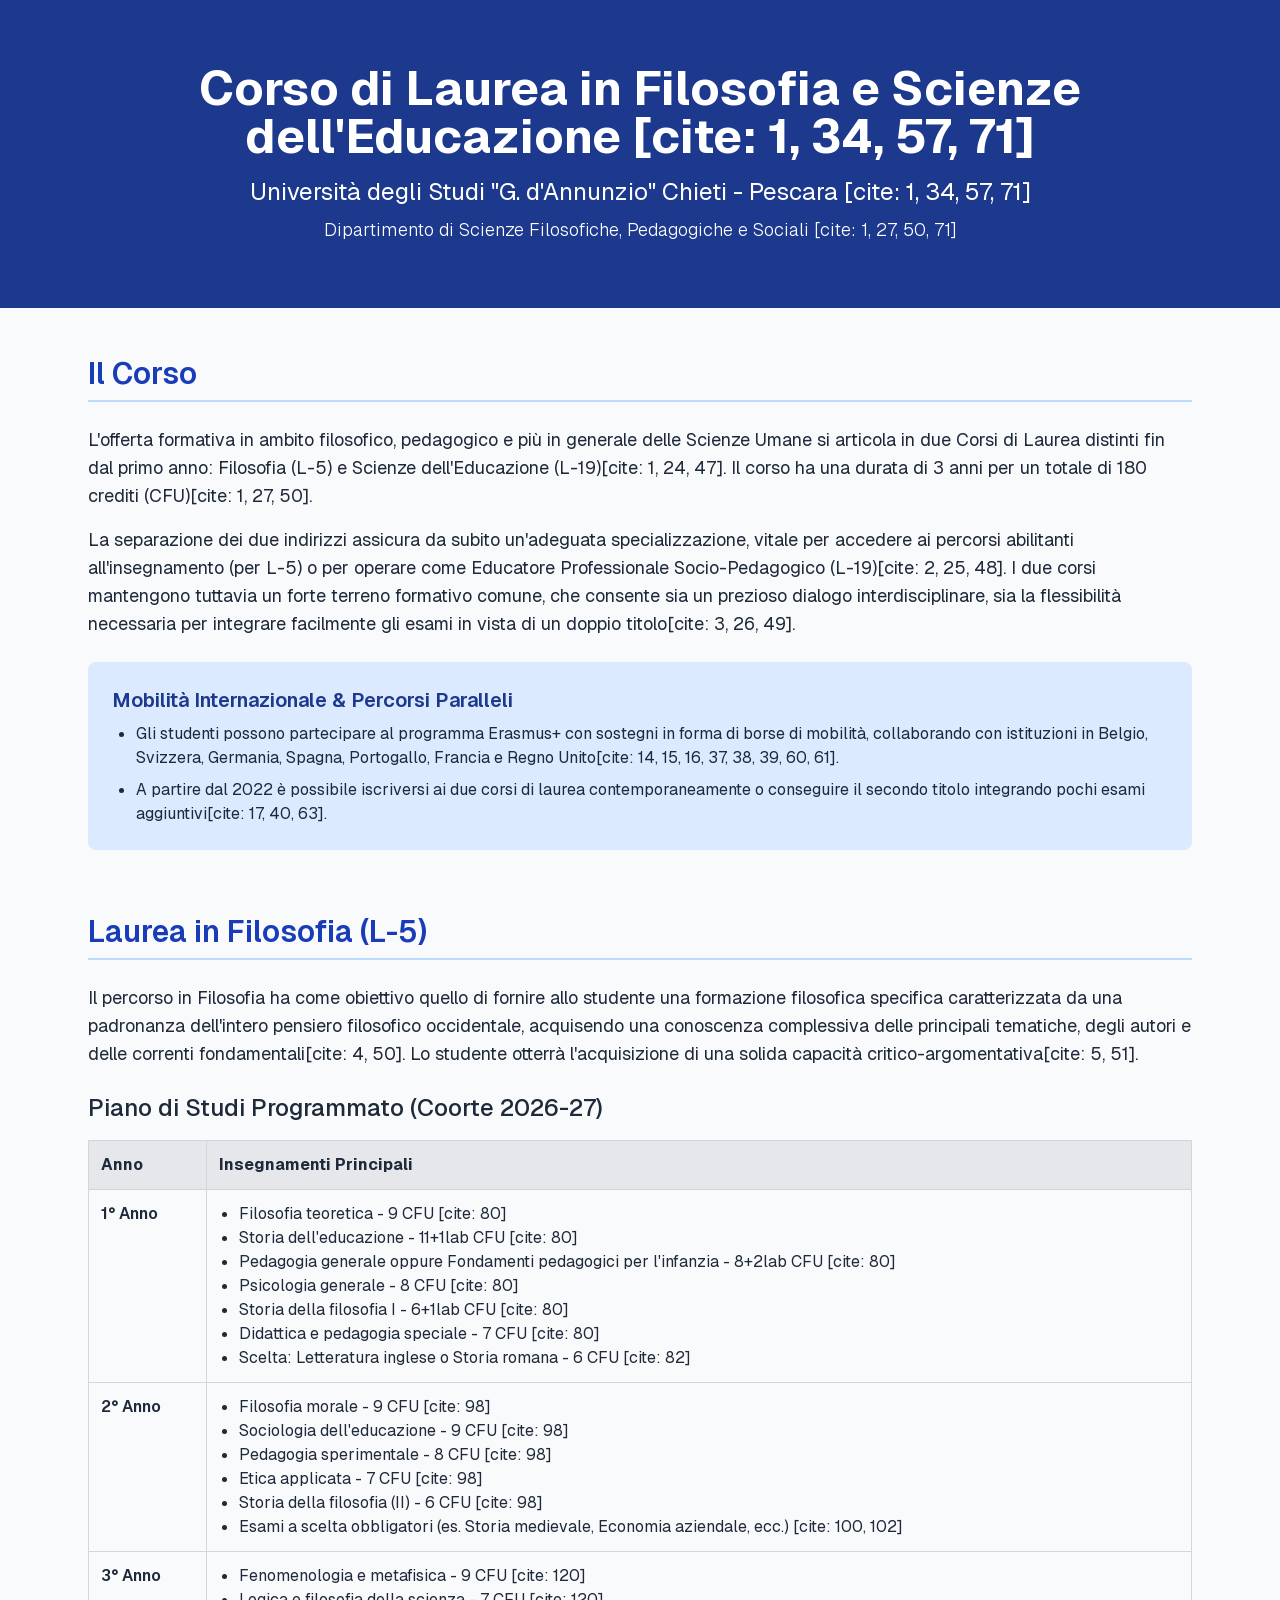
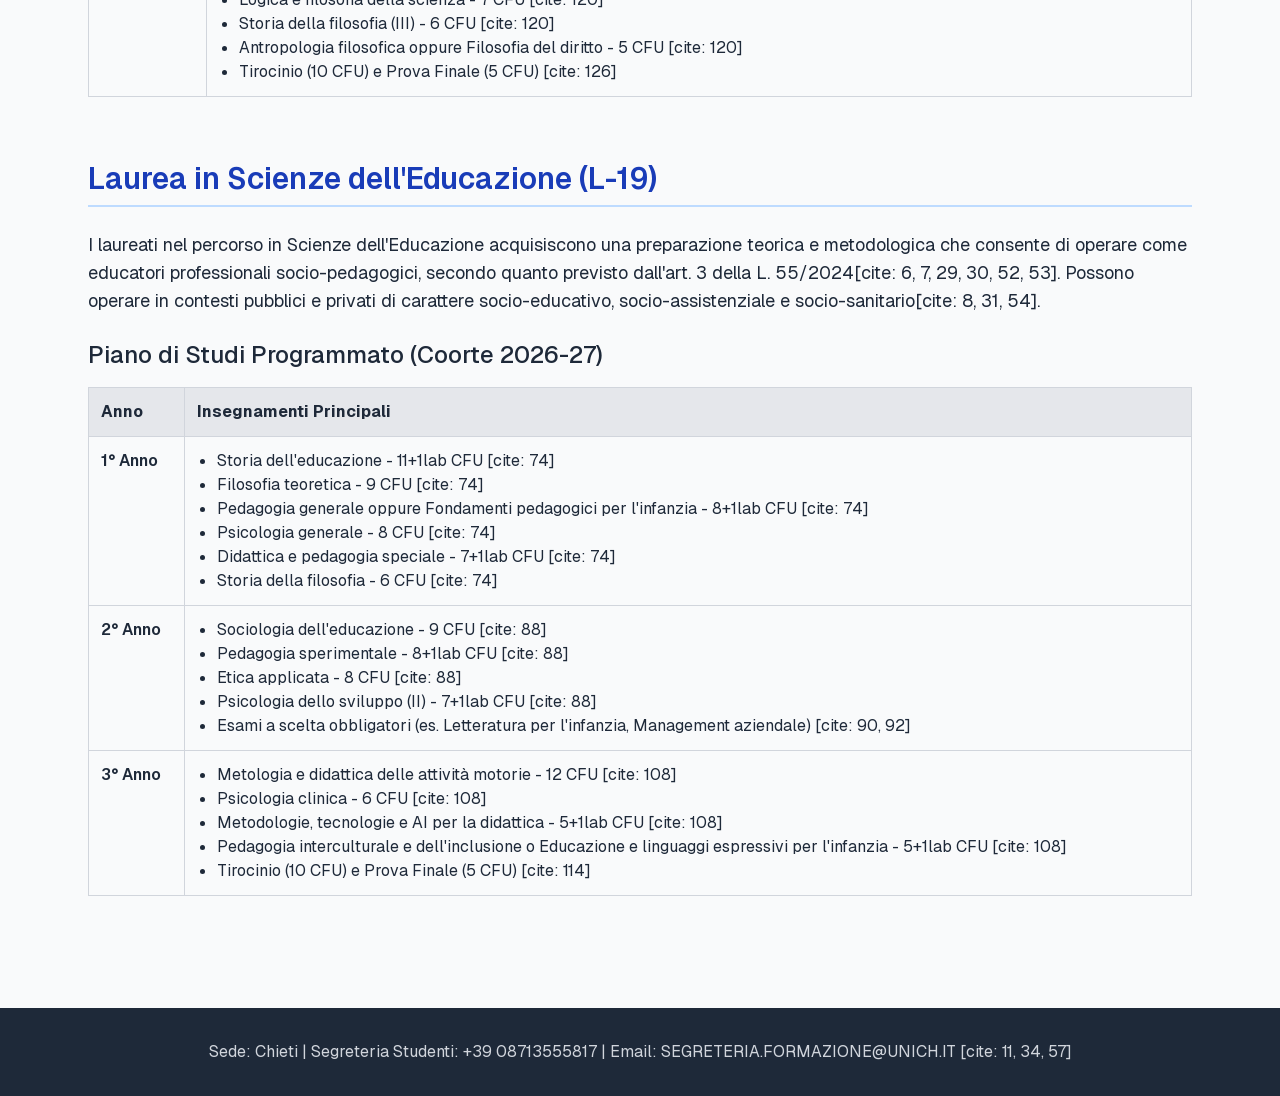
<file: index.html>
<!DOCTYPE html><html lang="en" class="geist_a71539c9-module__T19VSG__variable geist_mono_8d43a2aa-module__8Li5zG__variable h-full antialiased"><head><meta charSet="utf-8"/><meta name="viewport" content="width=device-width, initial-scale=1"/><link rel="preload" href="/_next/static/media/797e433ab948586e-s.p.0.q-h669a_dqa.woff2" as="font" crossorigin="" type="font/woff2"/><link rel="preload" href="/_next/static/media/caa3a2e1cccd8315-s.p.16t1db8_9y2o~.woff2" as="font" crossorigin="" type="font/woff2"/><link rel="stylesheet" href="/_next/static/chunks/02jvewylsx0bu.css" data-precedence="next"/><link rel="preload" as="script" fetchPriority="low" href="/_next/static/chunks/15xrurgzs99gv.js"/><script src="/_next/static/chunks/06~f4cvc3b8e~.js" async=""></script><script src="/_next/static/chunks/0n~dq4kpx9xxx.js" async=""></script><script src="/_next/static/chunks/turbopack-0_jpvw_cy-fw_.js" async=""></script><script src="/_next/static/chunks/0dbhjjzl8qfwv.js" async=""></script><meta name="next-size-adjust" content=""/><title>Create Next App</title><meta name="description" content="Generated by create next app"/><link rel="icon" href="/favicon.ico?favicon.0x3dzn~oxb6tn.ico" sizes="256x256" type="image/x-icon"/><script src="/_next/static/chunks/03~yq9q893hmn.js" noModule=""></script></head><body class="min-h-full flex flex-col"><div hidden=""><!--$--><!--/$--></div><main class="min-h-screen bg-gray-50 text-gray-800 font-sans"><header class="bg-blue-900 text-white py-16 px-8 text-center"><h1 class="text-4xl md:text-5xl font-bold mb-4">Corso di Laurea in Filosofia e Scienze dell&#x27;Educazione [cite: 1, 34, 57, 71]</h1><h2 class="text-xl md:text-2xl mb-2">Università degli Studi &quot;G. d&#x27;Annunzio&quot; Chieti - Pescara [cite: 1, 34, 57, 71]</h2><h3 class="text-lg font-light">Dipartimento di Scienze Filosofiche, Pedagogiche e Sociali [cite: 1, 27, 50, 71]</h3></header><div class="max-w-6xl mx-auto py-12 px-6"><section class="mb-16"><h2 class="text-3xl font-semibold text-blue-800 border-b-2 border-blue-200 pb-2 mb-6">Il Corso</h2><p class="text-lg mb-4">L&#x27;offerta formativa in ambito filosofico, pedagogico e più in generale delle Scienze Umane si articola in due Corsi di Laurea distinti fin dal primo anno: Filosofia (L-5) e Scienze dell&#x27;Educazione (L-19)[cite: 1, 24, 47]. Il corso ha una durata di 3 anni per un totale di 180 crediti (CFU)[cite: 1, 27, 50].</p><p class="text-lg mb-4">La separazione dei due indirizzi assicura da subito un&#x27;adeguata specializzazione, vitale per accedere ai percorsi abilitanti all&#x27;insegnamento (per L-5) o per operare come Educatore Professionale Socio-Pedagogico (L-19)[cite: 2, 25, 48]. I due corsi mantengono tuttavia un forte terreno formativo comune, che consente sia un prezioso dialogo interdisciplinare, sia la flessibilità necessaria per integrare facilmente gli esami in vista di un doppio titolo[cite: 3, 26, 49].</p><div class="bg-blue-100 p-6 rounded-lg mt-6"><h3 class="text-xl font-semibold mb-2 text-blue-900">Mobilità Internazionale &amp; Percorsi Paralleli</h3><ul class="list-disc pl-6 space-y-2"><li>Gli studenti possono partecipare al programma Erasmus+ con sostegni in forma di borse di mobilità, collaborando con istituzioni in Belgio, Svizzera, Germania, Spagna, Portogallo, Francia e Regno Unito[cite: 14, 15, 16, 37, 38, 39, 60, 61].</li><li>A partire dal 2022 è possibile iscriversi ai due corsi di laurea contemporaneamente o conseguire il secondo titolo integrando pochi esami aggiuntivi[cite: 17, 40, 63].</li></ul></div></section><section class="mb-16"><h2 class="text-3xl font-semibold text-blue-800 border-b-2 border-blue-200 pb-2 mb-6">Laurea in Filosofia (L-5)</h2><p class="text-lg mb-6">Il percorso in Filosofia ha come obiettivo quello di fornire allo studente una formazione filosofica specifica caratterizzata da una padronanza dell&#x27;intero pensiero filosofico occidentale, acquisendo una conoscenza complessiva delle principali tematiche, degli autori e delle correnti fondamentali[cite: 4, 50]. Lo studente otterrà l&#x27;acquisizione di una solida capacità critico-argomentativa[cite: 5, 51].</p><h3 class="text-2xl font-medium mb-4">Piano di Studi Programmato (Coorte 2026-27)</h3><div class="overflow-x-auto"><table class="w-full text-left border-collapse border border-gray-300"><thead><tr class="bg-gray-200"><th class="p-3 border border-gray-300">Anno</th><th class="p-3 border border-gray-300">Insegnamenti Principali</th></tr></thead><tbody><tr><td class="p-3 border border-gray-300 font-semibold align-top">1° Anno</td><td class="p-3 border border-gray-300"><ul class="list-disc pl-5"><li>Filosofia teoretica - 9 CFU [cite: 80]</li><li>Storia dell&#x27;educazione - 11+1lab CFU [cite: 80]</li><li>Pedagogia generale oppure Fondamenti pedagogici per l&#x27;infanzia - 8+2lab CFU [cite: 80]</li><li>Psicologia generale - 8 CFU [cite: 80]</li><li>Storia della filosofia I - 6+1lab CFU [cite: 80]</li><li>Didattica e pedagogia speciale - 7 CFU [cite: 80]</li><li>Scelta: Letteratura inglese o Storia romana - 6 CFU [cite: 82]</li></ul></td></tr><tr><td class="p-3 border border-gray-300 font-semibold align-top">2° Anno</td><td class="p-3 border border-gray-300"><ul class="list-disc pl-5"><li>Filosofia morale - 9 CFU [cite: 98]</li><li>Sociologia dell&#x27;educazione - 9 CFU [cite: 98]</li><li>Pedagogia sperimentale - 8 CFU [cite: 98]</li><li>Etica applicata - 7 CFU [cite: 98]</li><li>Storia della filosofia (II) - 6 CFU [cite: 98]</li><li>Esami a scelta obbligatori (es. Storia medievale, Economia aziendale, ecc.) [cite: 100, 102]</li></ul></td></tr><tr><td class="p-3 border border-gray-300 font-semibold align-top">3° Anno</td><td class="p-3 border border-gray-300"><ul class="list-disc pl-5"><li>Fenomenologia e metafisica - 9 CFU [cite: 120]</li><li>Logica e filosofia della scienza - 7 CFU [cite: 120]</li><li>Storia della filosofia (III) - 6 CFU [cite: 120]</li><li>Antropologia filosofica oppure Filosofia del diritto - 5 CFU [cite: 120]</li><li>Tirocinio (10 CFU) e Prova Finale (5 CFU) [cite: 126]</li></ul></td></tr></tbody></table></div></section><section class="mb-16"><h2 class="text-3xl font-semibold text-blue-800 border-b-2 border-blue-200 pb-2 mb-6">Laurea in Scienze dell&#x27;Educazione (L-19)</h2><p class="text-lg mb-6">I laureati nel percorso in Scienze dell&#x27;Educazione acquisiscono una preparazione teorica e metodologica che consente di operare come educatori professionali socio-pedagogici, secondo quanto previsto dall&#x27;art. 3 della L. 55/2024[cite: 6, 7, 29, 30, 52, 53]. Possono operare in contesti pubblici e privati di carattere socio-educativo, socio-assistenziale e socio-sanitario[cite: 8, 31, 54].</p><h3 class="text-2xl font-medium mb-4">Piano di Studi Programmato (Coorte 2026-27)</h3><div class="overflow-x-auto"><table class="w-full text-left border-collapse border border-gray-300"><thead><tr class="bg-gray-200"><th class="p-3 border border-gray-300">Anno</th><th class="p-3 border border-gray-300">Insegnamenti Principali</th></tr></thead><tbody><tr><td class="p-3 border border-gray-300 font-semibold align-top">1° Anno</td><td class="p-3 border border-gray-300"><ul class="list-disc pl-5"><li>Storia dell&#x27;educazione - 11+1lab CFU [cite: 74]</li><li>Filosofia teoretica - 9 CFU [cite: 74]</li><li>Pedagogia generale oppure Fondamenti pedagogici per l&#x27;infanzia - 8+1lab CFU [cite: 74]</li><li>Psicologia generale - 8 CFU [cite: 74]</li><li>Didattica e pedagogia speciale - 7+1lab CFU [cite: 74]</li><li>Storia della filosofia - 6 CFU [cite: 74]</li></ul></td></tr><tr><td class="p-3 border border-gray-300 font-semibold align-top">2° Anno</td><td class="p-3 border border-gray-300"><ul class="list-disc pl-5"><li>Sociologia dell&#x27;educazione - 9 CFU [cite: 88]</li><li>Pedagogia sperimentale - 8+1lab CFU [cite: 88]</li><li>Etica applicata - 8 CFU [cite: 88]</li><li>Psicologia dello sviluppo (II) - 7+1lab CFU [cite: 88]</li><li>Esami a scelta obbligatori (es. Letteratura per l&#x27;infanzia, Management aziendale) [cite: 90, 92]</li></ul></td></tr><tr><td class="p-3 border border-gray-300 font-semibold align-top">3° Anno</td><td class="p-3 border border-gray-300"><ul class="list-disc pl-5"><li>Metologia e didattica delle attività motorie - 12 CFU [cite: 108]</li><li>Psicologia clinica - 6 CFU [cite: 108]</li><li>Metodologie, tecnologie e AI per la didattica - 5+1lab CFU [cite: 108]</li><li>Pedagogia interculturale e dell&#x27;inclusione o Educazione e linguaggi espressivi per l&#x27;infanzia - 5+1lab CFU [cite: 108]</li><li>Tirocinio (10 CFU) e Prova Finale (5 CFU) [cite: 114]</li></ul></td></tr></tbody></table></div></section></div><footer class="bg-gray-800 text-gray-300 py-8 text-center"><p>Sede: Chieti | Segreteria Studenti: +39 08713555817 | Email: SEGRETERIA.FORMAZIONE@UNICH.IT [cite: 11, 34, 57]</p></footer></main><!--$--><!--/$--><script src="/_next/static/chunks/15xrurgzs99gv.js" id="_R_" async=""></script><script>(self.__next_f=self.__next_f||[]).push([0])</script><script>self.__next_f.push([1,"1:\"$Sreact.fragment\"\n2:I[39756,[\"/_next/static/chunks/0dbhjjzl8qfwv.js\"],\"default\"]\n3:I[37457,[\"/_next/static/chunks/0dbhjjzl8qfwv.js\"],\"default\"]\na:I[68027,[\"/_next/static/chunks/0dbhjjzl8qfwv.js\"],\"default\",1]\n:HL[\"/_next/static/chunks/02jvewylsx0bu.css\",\"style\"]\n:HL[\"/_next/static/media/797e433ab948586e-s.p.0.q-h669a_dqa.woff2\",\"font\",{\"crossOrigin\":\"\",\"type\":\"font/woff2\"}]\n:HL[\"/_next/static/media/caa3a2e1cccd8315-s.p.16t1db8_9y2o~.woff2\",\"font\",{\"crossOrigin\":\"\",\"type\":\"font/woff2\"}]\n"])</script><script>self.__next_f.push([1,"0:{\"P\":null,\"c\":[\"\",\"\"],\"q\":\"\",\"i\":false,\"f\":[[[\"\",{\"children\":[\"__PAGE__\",{}]},\"$undefined\",\"$undefined\",16],[[\"$\",\"$1\",\"c\",{\"children\":[[[\"$\",\"link\",\"0\",{\"rel\":\"stylesheet\",\"href\":\"/_next/static/chunks/02jvewylsx0bu.css\",\"precedence\":\"next\",\"crossOrigin\":\"$undefined\",\"nonce\":\"$undefined\"}],[\"$\",\"script\",\"script-0\",{\"src\":\"/_next/static/chunks/0dbhjjzl8qfwv.js\",\"async\":true,\"nonce\":\"$undefined\"}]],[\"$\",\"html\",null,{\"lang\":\"en\",\"className\":\"geist_a71539c9-module__T19VSG__variable geist_mono_8d43a2aa-module__8Li5zG__variable h-full antialiased\",\"children\":[\"$\",\"body\",null,{\"className\":\"min-h-full flex flex-col\",\"children\":[\"$\",\"$L2\",null,{\"parallelRouterKey\":\"children\",\"error\":\"$undefined\",\"errorStyles\":\"$undefined\",\"errorScripts\":\"$undefined\",\"template\":[\"$\",\"$L3\",null,{}],\"templateStyles\":\"$undefined\",\"templateScripts\":\"$undefined\",\"notFound\":[[[\"$\",\"title\",null,{\"children\":\"404: This page could not be found.\"}],[\"$\",\"div\",null,{\"style\":{\"fontFamily\":\"system-ui,\\\"Segoe UI\\\",Roboto,Helvetica,Arial,sans-serif,\\\"Apple Color Emoji\\\",\\\"Segoe UI Emoji\\\"\",\"height\":\"100vh\",\"textAlign\":\"center\",\"display\":\"flex\",\"flexDirection\":\"column\",\"alignItems\":\"center\",\"justifyContent\":\"center\"},\"children\":[\"$\",\"div\",null,{\"children\":[[\"$\",\"style\",null,{\"dangerouslySetInnerHTML\":{\"__html\":\"body{color:#000;background:#fff;margin:0}.next-error-h1{border-right:1px solid rgba(0,0,0,.3)}@media (prefers-color-scheme:dark){body{color:#fff;background:#000}.next-error-h1{border-right:1px solid rgba(255,255,255,.3)}}\"}}],[\"$\",\"h1\",null,{\"className\":\"next-error-h1\",\"style\":{\"display\":\"inline-block\",\"margin\":\"0 20px 0 0\",\"padding\":\"0 23px 0 0\",\"fontSize\":24,\"fontWeight\":500,\"verticalAlign\":\"top\",\"lineHeight\":\"49px\"},\"children\":404}],[\"$\",\"div\",null,{\"style\":{\"display\":\"inline-block\"},\"children\":[\"$\",\"h2\",null,{\"style\":{\"fontSize\":14,\"fontWeight\":400,\"lineHeight\":\"49px\",\"margin\":0},\"children\":\"This page could not be found.\"}]}]]}]}]],[]],\"forbidden\":\"$undefined\",\"unauthorized\":\"$undefined\"}]}]}]]}],{\"children\":[[\"$\",\"$1\",\"c\",{\"children\":[[\"$\",\"main\",null,{\"className\":\"min-h-screen bg-gray-50 text-gray-800 font-sans\",\"children\":[[\"$\",\"header\",null,{\"className\":\"bg-blue-900 text-white py-16 px-8 text-center\",\"children\":[[\"$\",\"h1\",null,{\"className\":\"text-4xl md:text-5xl font-bold mb-4\",\"children\":\"Corso di Laurea in Filosofia e Scienze dell'Educazione [cite: 1, 34, 57, 71]\"}],[\"$\",\"h2\",null,{\"className\":\"text-xl md:text-2xl mb-2\",\"children\":\"Università degli Studi \\\"G. d'Annunzio\\\" Chieti - Pescara [cite: 1, 34, 57, 71]\"}],[\"$\",\"h3\",null,{\"className\":\"text-lg font-light\",\"children\":\"Dipartimento di Scienze Filosofiche, Pedagogiche e Sociali [cite: 1, 27, 50, 71]\"}]]}],[\"$\",\"div\",null,{\"className\":\"max-w-6xl mx-auto py-12 px-6\",\"children\":[[\"$\",\"section\",null,{\"className\":\"mb-16\",\"children\":[[\"$\",\"h2\",null,{\"className\":\"text-3xl font-semibold text-blue-800 border-b-2 border-blue-200 pb-2 mb-6\",\"children\":\"Il Corso\"}],[\"$\",\"p\",null,{\"className\":\"text-lg mb-4\",\"children\":\"L'offerta formativa in ambito filosofico, pedagogico e più in generale delle Scienze Umane si articola in due Corsi di Laurea distinti fin dal primo anno: Filosofia (L-5) e Scienze dell'Educazione (L-19)[cite: 1, 24, 47]. Il corso ha una durata di 3 anni per un totale di 180 crediti (CFU)[cite: 1, 27, 50].\"}],[\"$\",\"p\",null,{\"className\":\"text-lg mb-4\",\"children\":\"La separazione dei due indirizzi assicura da subito un'adeguata specializzazione, vitale per accedere ai percorsi abilitanti all'insegnamento (per L-5) o per operare come Educatore Professionale Socio-Pedagogico (L-19)[cite: 2, 25, 48]. I due corsi mantengono tuttavia un forte terreno formativo comune, che consente sia un prezioso dialogo interdisciplinare, sia la flessibilità necessaria per integrare facilmente gli esami in vista di un doppio titolo[cite: 3, 26, 49].\"}],[\"$\",\"div\",null,{\"className\":\"bg-blue-100 p-6 rounded-lg mt-6\",\"children\":[[\"$\",\"h3\",null,{\"className\":\"text-xl font-semibold mb-2 text-blue-900\",\"children\":\"Mobilità Internazionale \u0026 Percorsi Paralleli\"}],[\"$\",\"ul\",null,{\"className\":\"list-disc pl-6 space-y-2\",\"children\":[[\"$\",\"li\",null,{\"children\":\"Gli studenti possono partecipare al programma Erasmus+ con sostegni in forma di borse di mobilità, collaborando con istituzioni in Belgio, Svizzera, Germania, Spagna, Portogallo, Francia e Regno Unito[cite: 14, 15, 16, 37, 38, 39, 60, 61].\"}],\"$L4\"]}]]}]]}],\"$L5\",\"$L6\"]}],\"$L7\"]}],null,\"$L8\"]}],{},null,false,null]},null,false,null],\"$L9\",false]],\"m\":\"$undefined\",\"G\":[\"$a\",[\"$Lb\"]],\"S\":true,\"h\":null,\"s\":\"$undefined\",\"l\":\"$undefined\",\"p\":\"$undefined\",\"d\":\"$undefined\",\"b\":\"F-5Epz90GtrxeyCnAU4ql\"}\n"])</script><script>self.__next_f.push([1,"c:I[97367,[\"/_next/static/chunks/0dbhjjzl8qfwv.js\"],\"OutletBoundary\"]\nd:\"$Sreact.suspense\"\nf:I[97367,[\"/_next/static/chunks/0dbhjjzl8qfwv.js\"],\"ViewportBoundary\"]\n11:I[97367,[\"/_next/static/chunks/0dbhjjzl8qfwv.js\"],\"MetadataBoundary\"]\n4:[\"$\",\"li\",null,{\"children\":\"A partire dal 2022 è possibile iscriversi ai due corsi di laurea contemporaneamente o conseguire il secondo titolo integrando pochi esami aggiuntivi[cite: 17, 40, 63].\"}]\n"])</script><script>self.__next_f.push([1,"5:[\"$\",\"section\",null,{\"className\":\"mb-16\",\"children\":[[\"$\",\"h2\",null,{\"className\":\"text-3xl font-semibold text-blue-800 border-b-2 border-blue-200 pb-2 mb-6\",\"children\":\"Laurea in Filosofia (L-5)\"}],[\"$\",\"p\",null,{\"className\":\"text-lg mb-6\",\"children\":\"Il percorso in Filosofia ha come obiettivo quello di fornire allo studente una formazione filosofica specifica caratterizzata da una padronanza dell'intero pensiero filosofico occidentale, acquisendo una conoscenza complessiva delle principali tematiche, degli autori e delle correnti fondamentali[cite: 4, 50]. Lo studente otterrà l'acquisizione di una solida capacità critico-argomentativa[cite: 5, 51].\"}],[\"$\",\"h3\",null,{\"className\":\"text-2xl font-medium mb-4\",\"children\":\"Piano di Studi Programmato (Coorte 2026-27)\"}],[\"$\",\"div\",null,{\"className\":\"overflow-x-auto\",\"children\":[\"$\",\"table\",null,{\"className\":\"w-full text-left border-collapse border border-gray-300\",\"children\":[[\"$\",\"thead\",null,{\"children\":[\"$\",\"tr\",null,{\"className\":\"bg-gray-200\",\"children\":[[\"$\",\"th\",null,{\"className\":\"p-3 border border-gray-300\",\"children\":\"Anno\"}],[\"$\",\"th\",null,{\"className\":\"p-3 border border-gray-300\",\"children\":\"Insegnamenti Principali\"}]]}]}],[\"$\",\"tbody\",null,{\"children\":[[\"$\",\"tr\",null,{\"children\":[[\"$\",\"td\",null,{\"className\":\"p-3 border border-gray-300 font-semibold align-top\",\"children\":\"1° Anno\"}],[\"$\",\"td\",null,{\"className\":\"p-3 border border-gray-300\",\"children\":[\"$\",\"ul\",null,{\"className\":\"list-disc pl-5\",\"children\":[[\"$\",\"li\",null,{\"children\":\"Filosofia teoretica - 9 CFU [cite: 80]\"}],[\"$\",\"li\",null,{\"children\":\"Storia dell'educazione - 11+1lab CFU [cite: 80]\"}],[\"$\",\"li\",null,{\"children\":\"Pedagogia generale oppure Fondamenti pedagogici per l'infanzia - 8+2lab CFU [cite: 80]\"}],[\"$\",\"li\",null,{\"children\":\"Psicologia generale - 8 CFU [cite: 80]\"}],[\"$\",\"li\",null,{\"children\":\"Storia della filosofia I - 6+1lab CFU [cite: 80]\"}],[\"$\",\"li\",null,{\"children\":\"Didattica e pedagogia speciale - 7 CFU [cite: 80]\"}],[\"$\",\"li\",null,{\"children\":\"Scelta: Letteratura inglese o Storia romana - 6 CFU [cite: 82]\"}]]}]}]]}],[\"$\",\"tr\",null,{\"children\":[[\"$\",\"td\",null,{\"className\":\"p-3 border border-gray-300 font-semibold align-top\",\"children\":\"2° Anno\"}],[\"$\",\"td\",null,{\"className\":\"p-3 border border-gray-300\",\"children\":[\"$\",\"ul\",null,{\"className\":\"list-disc pl-5\",\"children\":[[\"$\",\"li\",null,{\"children\":\"Filosofia morale - 9 CFU [cite: 98]\"}],[\"$\",\"li\",null,{\"children\":\"Sociologia dell'educazione - 9 CFU [cite: 98]\"}],[\"$\",\"li\",null,{\"children\":\"Pedagogia sperimentale - 8 CFU [cite: 98]\"}],[\"$\",\"li\",null,{\"children\":\"Etica applicata - 7 CFU [cite: 98]\"}],[\"$\",\"li\",null,{\"children\":\"Storia della filosofia (II) - 6 CFU [cite: 98]\"}],[\"$\",\"li\",null,{\"children\":\"Esami a scelta obbligatori (es. Storia medievale, Economia aziendale, ecc.) [cite: 100, 102]\"}]]}]}]]}],[\"$\",\"tr\",null,{\"children\":[[\"$\",\"td\",null,{\"className\":\"p-3 border border-gray-300 font-semibold align-top\",\"children\":\"3° Anno\"}],[\"$\",\"td\",null,{\"className\":\"p-3 border border-gray-300\",\"children\":[\"$\",\"ul\",null,{\"className\":\"list-disc pl-5\",\"children\":[[\"$\",\"li\",null,{\"children\":\"Fenomenologia e metafisica - 9 CFU [cite: 120]\"}],[\"$\",\"li\",null,{\"children\":\"Logica e filosofia della scienza - 7 CFU [cite: 120]\"}],[\"$\",\"li\",null,{\"children\":\"Storia della filosofia (III) - 6 CFU [cite: 120]\"}],[\"$\",\"li\",null,{\"children\":\"Antropologia filosofica oppure Filosofia del diritto - 5 CFU [cite: 120]\"}],[\"$\",\"li\",null,{\"children\":\"Tirocinio (10 CFU) e Prova Finale (5 CFU) [cite: 126]\"}]]}]}]]}]]}]]}]}]]}]\n"])</script><script>self.__next_f.push([1,"6:[\"$\",\"section\",null,{\"className\":\"mb-16\",\"children\":[[\"$\",\"h2\",null,{\"className\":\"text-3xl font-semibold text-blue-800 border-b-2 border-blue-200 pb-2 mb-6\",\"children\":\"Laurea in Scienze dell'Educazione (L-19)\"}],[\"$\",\"p\",null,{\"className\":\"text-lg mb-6\",\"children\":\"I laureati nel percorso in Scienze dell'Educazione acquisiscono una preparazione teorica e metodologica che consente di operare come educatori professionali socio-pedagogici, secondo quanto previsto dall'art. 3 della L. 55/2024[cite: 6, 7, 29, 30, 52, 53]. Possono operare in contesti pubblici e privati di carattere socio-educativo, socio-assistenziale e socio-sanitario[cite: 8, 31, 54].\"}],[\"$\",\"h3\",null,{\"className\":\"text-2xl font-medium mb-4\",\"children\":\"Piano di Studi Programmato (Coorte 2026-27)\"}],[\"$\",\"div\",null,{\"className\":\"overflow-x-auto\",\"children\":[\"$\",\"table\",null,{\"className\":\"w-full text-left border-collapse border border-gray-300\",\"children\":[[\"$\",\"thead\",null,{\"children\":[\"$\",\"tr\",null,{\"className\":\"bg-gray-200\",\"children\":[[\"$\",\"th\",null,{\"className\":\"p-3 border border-gray-300\",\"children\":\"Anno\"}],[\"$\",\"th\",null,{\"className\":\"p-3 border border-gray-300\",\"children\":\"Insegnamenti Principali\"}]]}]}],[\"$\",\"tbody\",null,{\"children\":[[\"$\",\"tr\",null,{\"children\":[[\"$\",\"td\",null,{\"className\":\"p-3 border border-gray-300 font-semibold align-top\",\"children\":\"1° Anno\"}],[\"$\",\"td\",null,{\"className\":\"p-3 border border-gray-300\",\"children\":[\"$\",\"ul\",null,{\"className\":\"list-disc pl-5\",\"children\":[[\"$\",\"li\",null,{\"children\":\"Storia dell'educazione - 11+1lab CFU [cite: 74]\"}],[\"$\",\"li\",null,{\"children\":\"Filosofia teoretica - 9 CFU [cite: 74]\"}],[\"$\",\"li\",null,{\"children\":\"Pedagogia generale oppure Fondamenti pedagogici per l'infanzia - 8+1lab CFU [cite: 74]\"}],[\"$\",\"li\",null,{\"children\":\"Psicologia generale - 8 CFU [cite: 74]\"}],[\"$\",\"li\",null,{\"children\":\"Didattica e pedagogia speciale - 7+1lab CFU [cite: 74]\"}],[\"$\",\"li\",null,{\"children\":\"Storia della filosofia - 6 CFU [cite: 74]\"}]]}]}]]}],[\"$\",\"tr\",null,{\"children\":[[\"$\",\"td\",null,{\"className\":\"p-3 border border-gray-300 font-semibold align-top\",\"children\":\"2° Anno\"}],[\"$\",\"td\",null,{\"className\":\"p-3 border border-gray-300\",\"children\":[\"$\",\"ul\",null,{\"className\":\"list-disc pl-5\",\"children\":[[\"$\",\"li\",null,{\"children\":\"Sociologia dell'educazione - 9 CFU [cite: 88]\"}],[\"$\",\"li\",null,{\"children\":\"Pedagogia sperimentale - 8+1lab CFU [cite: 88]\"}],[\"$\",\"li\",null,{\"children\":\"Etica applicata - 8 CFU [cite: 88]\"}],[\"$\",\"li\",null,{\"children\":\"Psicologia dello sviluppo (II) - 7+1lab CFU [cite: 88]\"}],[\"$\",\"li\",null,{\"children\":\"Esami a scelta obbligatori (es. Letteratura per l'infanzia, Management aziendale) [cite: 90, 92]\"}]]}]}]]}],[\"$\",\"tr\",null,{\"children\":[[\"$\",\"td\",null,{\"className\":\"p-3 border border-gray-300 font-semibold align-top\",\"children\":\"3° Anno\"}],[\"$\",\"td\",null,{\"className\":\"p-3 border border-gray-300\",\"children\":[\"$\",\"ul\",null,{\"className\":\"list-disc pl-5\",\"children\":[[\"$\",\"li\",null,{\"children\":\"Metologia e didattica delle attività motorie - 12 CFU [cite: 108]\"}],[\"$\",\"li\",null,{\"children\":\"Psicologia clinica - 6 CFU [cite: 108]\"}],[\"$\",\"li\",null,{\"children\":\"Metodologie, tecnologie e AI per la didattica - 5+1lab CFU [cite: 108]\"}],[\"$\",\"li\",null,{\"children\":\"Pedagogia interculturale e dell'inclusione o Educazione e linguaggi espressivi per l'infanzia - 5+1lab CFU [cite: 108]\"}],[\"$\",\"li\",null,{\"children\":\"Tirocinio (10 CFU) e Prova Finale (5 CFU) [cite: 114]\"}]]}]}]]}]]}]]}]}]]}]\n"])</script><script>self.__next_f.push([1,"7:[\"$\",\"footer\",null,{\"className\":\"bg-gray-800 text-gray-300 py-8 text-center\",\"children\":[\"$\",\"p\",null,{\"children\":\"Sede: Chieti | Segreteria Studenti: +39 08713555817 | Email: SEGRETERIA.FORMAZIONE@UNICH.IT [cite: 11, 34, 57]\"}]}]\n8:[\"$\",\"$Lc\",null,{\"children\":[\"$\",\"$d\",null,{\"name\":\"Next.MetadataOutlet\",\"children\":\"$@e\"}]}]\n9:[\"$\",\"$1\",\"h\",{\"children\":[null,[\"$\",\"$Lf\",null,{\"children\":\"$L10\"}],[\"$\",\"div\",null,{\"hidden\":true,\"children\":[\"$\",\"$L11\",null,{\"children\":[\"$\",\"$d\",null,{\"name\":\"Next.Metadata\",\"children\":\"$L12\"}]}]}],[\"$\",\"meta\",null,{\"name\":\"next-size-adjust\",\"content\":\"\"}]]}]\nb:[\"$\",\"link\",\"0\",{\"rel\":\"stylesheet\",\"href\":\"/_next/static/chunks/02jvewylsx0bu.css\",\"precedence\":\"next\",\"crossOrigin\":\"$undefined\",\"nonce\":\"$undefined\"}]\n"])</script><script>self.__next_f.push([1,"10:[[\"$\",\"meta\",\"0\",{\"charSet\":\"utf-8\"}],[\"$\",\"meta\",\"1\",{\"name\":\"viewport\",\"content\":\"width=device-width, initial-scale=1\"}]]\n"])</script><script>self.__next_f.push([1,"13:I[27201,[\"/_next/static/chunks/0dbhjjzl8qfwv.js\"],\"IconMark\"]\ne:null\n12:[[\"$\",\"title\",\"0\",{\"children\":\"Create Next App\"}],[\"$\",\"meta\",\"1\",{\"name\":\"description\",\"content\":\"Generated by create next app\"}],[\"$\",\"link\",\"2\",{\"rel\":\"icon\",\"href\":\"/favicon.ico?favicon.0x3dzn~oxb6tn.ico\",\"sizes\":\"256x256\",\"type\":\"image/x-icon\"}],[\"$\",\"$L13\",\"3\",{}]]\n"])</script></body></html>
</file>
<file: _next/static/chunks/02jvewylsx0bu.css>
@font-face{font-family:Geist;font-style:normal;font-weight:100 900;font-display:swap;src:url(../media/8a480f0b521d4e75-s.06d3mdzz5bre_.woff2)format("woff2");unicode-range:U+301,U+400-45F,U+490-491,U+4B0-4B1,U+2116}@font-face{font-family:Geist;font-style:normal;font-weight:100 900;font-display:swap;src:url(../media/7178b3e590c64307-s.11.cyxs5p-0z~.woff2)format("woff2");unicode-range:U+100-2BA,U+2BD-2C5,U+2C7-2CC,U+2CE-2D7,U+2DD-2FF,U+304,U+308,U+329,U+1D00-1DBF,U+1E00-1E9F,U+1EF2-1EFF,U+2020,U+20A0-20AB,U+20AD-20C0,U+2113,U+2C60-2C7F,U+A720-A7FF}@font-face{font-family:Geist;font-style:normal;font-weight:100 900;font-display:swap;src:url(../media/caa3a2e1cccd8315-s.p.16t1db8_9y2o~.woff2)format("woff2");unicode-range:U+??,U+131,U+152-153,U+2BB-2BC,U+2C6,U+2DA,U+2DC,U+304,U+308,U+329,U+2000-206F,U+20AC,U+2122,U+2191,U+2193,U+2212,U+2215,U+FEFF,U+FFFD}@font-face{font-family:Geist Fallback;src:local(Arial);ascent-override:95.94%;descent-override:28.16%;line-gap-override:0.0%;size-adjust:104.76%}.geist_a71539c9-module__T19VSG__className{font-family:Geist,Geist Fallback;font-style:normal}.geist_a71539c9-module__T19VSG__variable{--font-geist-sans:"Geist", "Geist Fallback"}
@font-face{font-family:Geist Mono;font-style:normal;font-weight:100 900;font-display:swap;src:url(../media/4fa387ec64143e14-s.0q3udbd2bu5yp.woff2)format("woff2");unicode-range:U+301,U+400-45F,U+490-491,U+4B0-4B1,U+2116}@font-face{font-family:Geist Mono;font-style:normal;font-weight:100 900;font-display:swap;src:url(../media/bbc41e54d2fcbd21-s.0gw~uztddq1df.woff2)format("woff2");unicode-range:U+100-2BA,U+2BD-2C5,U+2C7-2CC,U+2CE-2D7,U+2DD-2FF,U+304,U+308,U+329,U+1D00-1DBF,U+1E00-1E9F,U+1EF2-1EFF,U+2020,U+20A0-20AB,U+20AD-20C0,U+2113,U+2C60-2C7F,U+A720-A7FF}@font-face{font-family:Geist Mono;font-style:normal;font-weight:100 900;font-display:swap;src:url(../media/797e433ab948586e-s.p.0.q-h669a_dqa.woff2)format("woff2");unicode-range:U+??,U+131,U+152-153,U+2BB-2BC,U+2C6,U+2DA,U+2DC,U+304,U+308,U+329,U+2000-206F,U+20AC,U+2122,U+2191,U+2193,U+2212,U+2215,U+FEFF,U+FFFD}@font-face{font-family:Geist Mono Fallback;src:local(Arial);ascent-override:74.67%;descent-override:21.92%;line-gap-override:0.0%;size-adjust:134.59%}.geist_mono_8d43a2aa-module__8Li5zG__className{font-family:Geist Mono,Geist Mono Fallback;font-style:normal}.geist_mono_8d43a2aa-module__8Li5zG__variable{--font-geist-mono:"Geist Mono", "Geist Mono Fallback"}
@layer properties{@supports (((-webkit-hyphens:none)) and (not (margin-trim:inline))) or ((-moz-orient:inline) and (not (color:rgb(from red r g b)))){*,:before,:after,::backdrop{--tw-space-y-reverse:0;--tw-border-style:solid;--tw-font-weight:initial}}}@layer theme{:root,:host{--color-blue-100:#dbeafe;--color-blue-200:#bedbff;--color-blue-800:#193cb8;--color-blue-900:#1c398e;--color-gray-50:#f9fafb;--color-gray-200:#e5e7eb;--color-gray-300:#d1d5dc;--color-gray-800:#1e2939;--color-white:#fff;--spacing:.25rem;--container-6xl:72rem;--text-lg:1.125rem;--text-lg--line-height:calc(1.75 / 1.125);--text-xl:1.25rem;--text-xl--line-height:calc(1.75 / 1.25);--text-2xl:1.5rem;--text-2xl--line-height:calc(2 / 1.5);--text-3xl:1.875rem;--text-3xl--line-height:calc(2.25 / 1.875);--text-4xl:2.25rem;--text-4xl--line-height:calc(2.5 / 2.25);--text-5xl:3rem;--text-5xl--line-height:1;--font-weight-light:300;--font-weight-medium:500;--font-weight-semibold:600;--font-weight-bold:700;--radius-lg:.5rem;--default-font-family:var(--font-geist-sans);--default-mono-font-family:var(--font-geist-mono)}@supports (color:lab(0% 0 0)){:root,:host{--color-blue-100:lab(92.0301% -2.24757 -11.6453);--color-blue-200:lab(86.15% -4.04379 -21.0797);--color-blue-800:lab(30.2514% 27.7853 -70.2699);--color-blue-900:lab(26.1542% 15.7545 -51.5504);--color-gray-50:lab(98.2596% -.247031 -.706708);--color-gray-200:lab(91.6229% -.159115 -2.26791);--color-gray-300:lab(85.1236% -.612259 -3.7138);--color-gray-800:lab(16.1051% -1.18239 -11.7533)}}}@layer base{*,:after,:before,::backdrop{box-sizing:border-box;border:0 solid;margin:0;padding:0}::file-selector-button{box-sizing:border-box;border:0 solid;margin:0;padding:0}html,:host{-webkit-text-size-adjust:100%;tab-size:4;line-height:1.5;font-family:var(--default-font-family,ui-sans-serif, system-ui, sans-serif, "Apple Color Emoji", "Segoe UI Emoji", "Segoe UI Symbol", "Noto Color Emoji");font-feature-settings:var(--default-font-feature-settings,normal);font-variation-settings:var(--default-font-variation-settings,normal);-webkit-tap-highlight-color:transparent}hr{height:0;color:inherit;border-top-width:1px}abbr:where([title]){-webkit-text-decoration:underline dotted;text-decoration:underline dotted}h1,h2,h3,h4,h5,h6{font-size:inherit;font-weight:inherit}a{color:inherit;-webkit-text-decoration:inherit;-webkit-text-decoration:inherit;-webkit-text-decoration:inherit;-webkit-text-decoration:inherit;text-decoration:inherit}b,strong{font-weight:bolder}code,kbd,samp,pre{font-family:var(--default-mono-font-family,ui-monospace, SFMono-Regular, Menlo, Monaco, Consolas, "Liberation Mono", "Courier New", monospace);font-feature-settings:var(--default-mono-font-feature-settings,normal);font-variation-settings:var(--default-mono-font-variation-settings,normal);font-size:1em}small{font-size:80%}sub,sup{vertical-align:baseline;font-size:75%;line-height:0;position:relative}sub{bottom:-.25em}sup{top:-.5em}table{text-indent:0;border-color:inherit;border-collapse:collapse}:-moz-focusring{outline:auto}progress{vertical-align:baseline}summary{display:list-item}ol,ul,menu{list-style:none}img,svg,video,canvas,audio,iframe,embed,object{vertical-align:middle;display:block}img,video{max-width:100%;height:auto}button,input,select,optgroup,textarea{font:inherit;font-feature-settings:inherit;font-variation-settings:inherit;letter-spacing:inherit;color:inherit;opacity:1;background-color:#0000;border-radius:0}::file-selector-button{font:inherit;font-feature-settings:inherit;font-variation-settings:inherit;letter-spacing:inherit;color:inherit;opacity:1;background-color:#0000;border-radius:0}:where(select:is([multiple],[size])) optgroup{font-weight:bolder}:where(select:is([multiple],[size])) optgroup option{padding-inline-start:20px}::file-selector-button{margin-inline-end:4px}::placeholder{opacity:1}@supports (not ((-webkit-appearance:-apple-pay-button))) or (contain-intrinsic-size:1px){::placeholder{color:currentColor}@supports (color:color-mix(in lab, red, red)){::placeholder{color:color-mix(in oklab, currentcolor 50%, transparent)}}}textarea{resize:vertical}::-webkit-search-decoration{-webkit-appearance:none}::-webkit-date-and-time-value{min-height:1lh;text-align:inherit}::-webkit-datetime-edit{display:inline-flex}::-webkit-datetime-edit-fields-wrapper{padding:0}::-webkit-datetime-edit{padding-block:0}::-webkit-datetime-edit-year-field{padding-block:0}::-webkit-datetime-edit-month-field{padding-block:0}::-webkit-datetime-edit-day-field{padding-block:0}::-webkit-datetime-edit-hour-field{padding-block:0}::-webkit-datetime-edit-minute-field{padding-block:0}::-webkit-datetime-edit-second-field{padding-block:0}::-webkit-datetime-edit-millisecond-field{padding-block:0}::-webkit-datetime-edit-meridiem-field{padding-block:0}::-webkit-calendar-picker-indicator{line-height:1}:-moz-ui-invalid{box-shadow:none}button,input:where([type=button],[type=reset],[type=submit]){appearance:button}::file-selector-button{appearance:button}::-webkit-inner-spin-button{height:auto}::-webkit-outer-spin-button{height:auto}[hidden]:where(:not([hidden=until-found])){display:none!important}}@layer components;@layer utilities{.start{inset-inline-start:var(--spacing)}.mx-auto{margin-inline:auto}.mt-6{margin-top:calc(var(--spacing) * 6)}.mb-2{margin-bottom:calc(var(--spacing) * 2)}.mb-4{margin-bottom:calc(var(--spacing) * 4)}.mb-6{margin-bottom:calc(var(--spacing) * 6)}.mb-16{margin-bottom:calc(var(--spacing) * 16)}.flex{display:flex}.h-full{height:100%}.min-h-full{min-height:100%}.min-h-screen{min-height:100vh}.w-full{width:100%}.max-w-6xl{max-width:var(--container-6xl)}.border-collapse{border-collapse:collapse}.list-disc{list-style-type:disc}.flex-col{flex-direction:column}:where(.space-y-2>:not(:last-child)){--tw-space-y-reverse:0;margin-block-start:calc(calc(var(--spacing) * 2) * var(--tw-space-y-reverse));margin-block-end:calc(calc(var(--spacing) * 2) * calc(1 - var(--tw-space-y-reverse)))}.overflow-x-auto{overflow-x:auto}.rounded-lg{border-radius:var(--radius-lg)}.border{border-style:var(--tw-border-style);border-width:1px}.border-b-2{border-bottom-style:var(--tw-border-style);border-bottom-width:2px}.border-blue-200{border-color:var(--color-blue-200)}.border-gray-300{border-color:var(--color-gray-300)}.bg-blue-100{background-color:var(--color-blue-100)}.bg-blue-900{background-color:var(--color-blue-900)}.bg-gray-50{background-color:var(--color-gray-50)}.bg-gray-200{background-color:var(--color-gray-200)}.bg-gray-800{background-color:var(--color-gray-800)}.p-3{padding:calc(var(--spacing) * 3)}.p-6{padding:calc(var(--spacing) * 6)}.px-6{padding-inline:calc(var(--spacing) * 6)}.px-8{padding-inline:calc(var(--spacing) * 8)}.py-8{padding-block:calc(var(--spacing) * 8)}.py-12{padding-block:calc(var(--spacing) * 12)}.py-16{padding-block:calc(var(--spacing) * 16)}.pb-2{padding-bottom:calc(var(--spacing) * 2)}.pl-5{padding-left:calc(var(--spacing) * 5)}.pl-6{padding-left:calc(var(--spacing) * 6)}.text-center{text-align:center}.text-left{text-align:left}.align-top{vertical-align:top}.font-sans{font-family:var(--font-geist-sans)}.text-2xl{font-size:var(--text-2xl);line-height:var(--tw-leading,var(--text-2xl--line-height))}.text-3xl{font-size:var(--text-3xl);line-height:var(--tw-leading,var(--text-3xl--line-height))}.text-4xl{font-size:var(--text-4xl);line-height:var(--tw-leading,var(--text-4xl--line-height))}.text-lg{font-size:var(--text-lg);line-height:var(--tw-leading,var(--text-lg--line-height))}.text-xl{font-size:var(--text-xl);line-height:var(--tw-leading,var(--text-xl--line-height))}.font-bold{--tw-font-weight:var(--font-weight-bold);font-weight:var(--font-weight-bold)}.font-light{--tw-font-weight:var(--font-weight-light);font-weight:var(--font-weight-light)}.font-medium{--tw-font-weight:var(--font-weight-medium);font-weight:var(--font-weight-medium)}.font-semibold{--tw-font-weight:var(--font-weight-semibold);font-weight:var(--font-weight-semibold)}.text-blue-800{color:var(--color-blue-800)}.text-blue-900{color:var(--color-blue-900)}.text-gray-300{color:var(--color-gray-300)}.text-gray-800{color:var(--color-gray-800)}.text-white{color:var(--color-white)}.antialiased{-webkit-font-smoothing:antialiased;-moz-osx-font-smoothing:grayscale}@media (min-width:48rem){.md\:text-2xl{font-size:var(--text-2xl);line-height:var(--tw-leading,var(--text-2xl--line-height))}.md\:text-5xl{font-size:var(--text-5xl);line-height:var(--tw-leading,var(--text-5xl--line-height))}}}:root{--background:#fff;--foreground:#171717}@media (prefers-color-scheme:dark){:root{--background:#0a0a0a;--foreground:#ededed}}body{background:var(--background);color:var(--foreground);font-family:Arial,Helvetica,sans-serif}@property --tw-space-y-reverse{syntax:"*";inherits:false;initial-value:0}@property --tw-border-style{syntax:"*";inherits:false;initial-value:solid}@property --tw-font-weight{syntax:"*";inherits:false}
</file>
